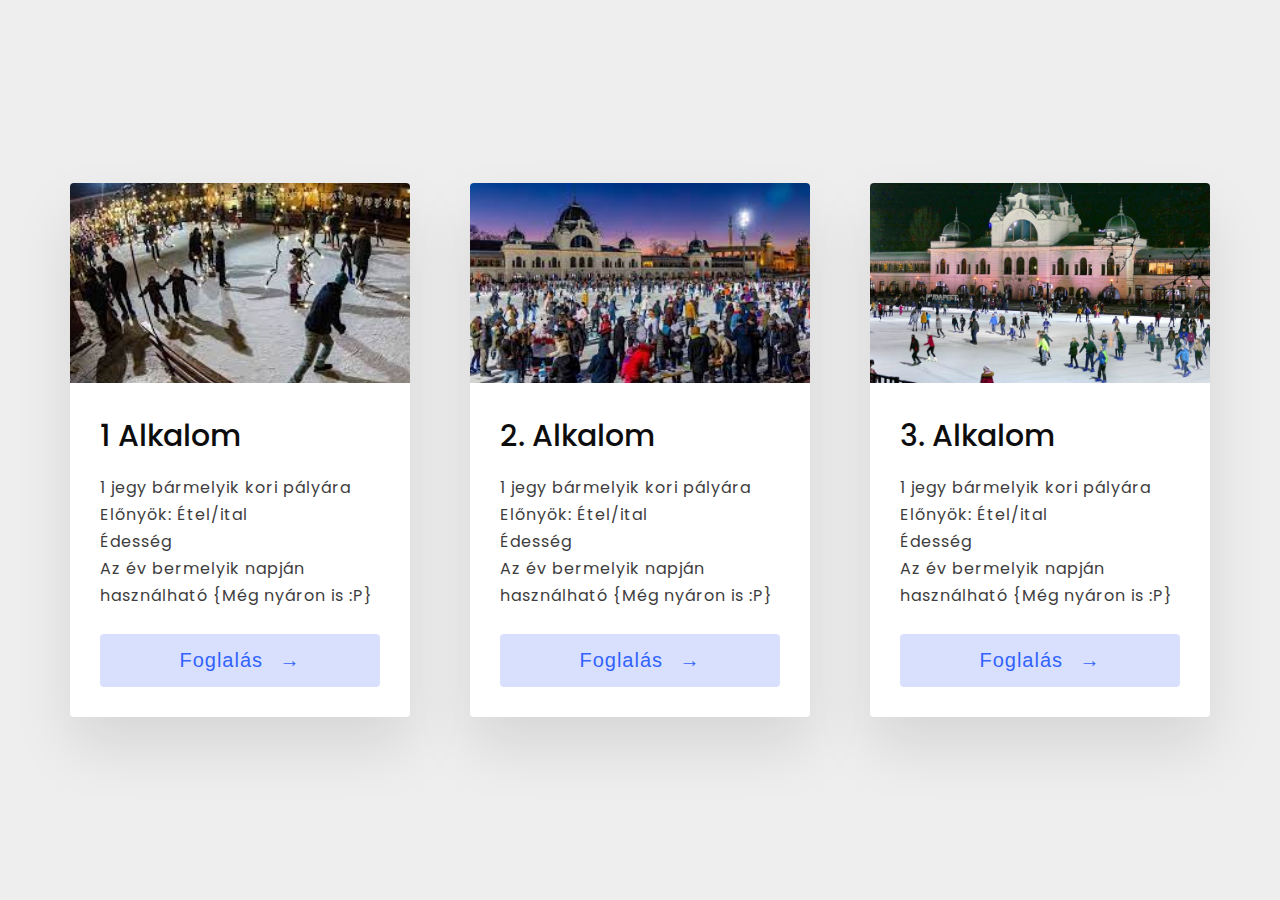
<file: pages/anya/index.html>
<!DOCTYPE html>
<html lang="en">
  <head>
    <meta charset="UTF-8" />
    <meta name="viewport" content="width=device-width, initial-scale=1.0" />
    <title>Anya És Feri</title>

    <link rel="stylesheet" href="style.css" />
  </head>

  <body>
    <div class="grid" id="1kartya">
      <div class="grid-item">
        <div class="card">
          <img class="card-img" src="./img/kor1.png" alt="Rome" />
          <div class="card-content">
            <h1 class="card-header">1 Alkalom</h1>
            <p class="card-text">
              1 jegy bármelyik kori pályára
              Előnyök:
              Étel/ital</br>
              Édesség</br>
              Az év bermelyik napján használható
              {Még nyáron is :P}
            </p>
            <button class="card-btn" id="elso" onclick="teszt()">Foglalás <span>&rarr;</span></button>
          </div>
        </div>
      </div>
      <div class="grid-item">
        <div class="card">
          <img
            class="card-img"
            src="./img/kor2.png"
            alt="Grand Canyon"
          />
          <div class="card-content">
            <h1 class="card-header">2. Alkalom</h1>
            <p class="card-text">
              1 jegy bármelyik kori pályára
              Előnyök:
              Étel/ital</br>
              Édesség</br>
              Az év bermelyik napján használható
              {Még nyáron is :P}
            </p>
            <button class="card-btn" id="2.">Foglalás <span>&rarr;</span></button>
          </div>
        </div>
      </div>
      <div class="grid-item">
        <div class="card">
          <img class="card-img" src="./img/kor3.png" alt="Maldives" />
          <div class="card-content">
            <h1 class="card-header">3. Alkalom</h1>
            <p class="card-text">
              1 jegy bármelyik kori pályára
              Előnyök:
              Étel/ital</br>
              Édesség</br>
              Az év bermelyik napján használható
              {Még nyáron is :P}
            </p>
            <button class="card-btn" id="3.">Foglalás <span>&rarr;</span></button>
          </div>
        </div>
      </div>
    </div>
    <script src="foglalás.js"></script>
  </body>
</html>
</file>
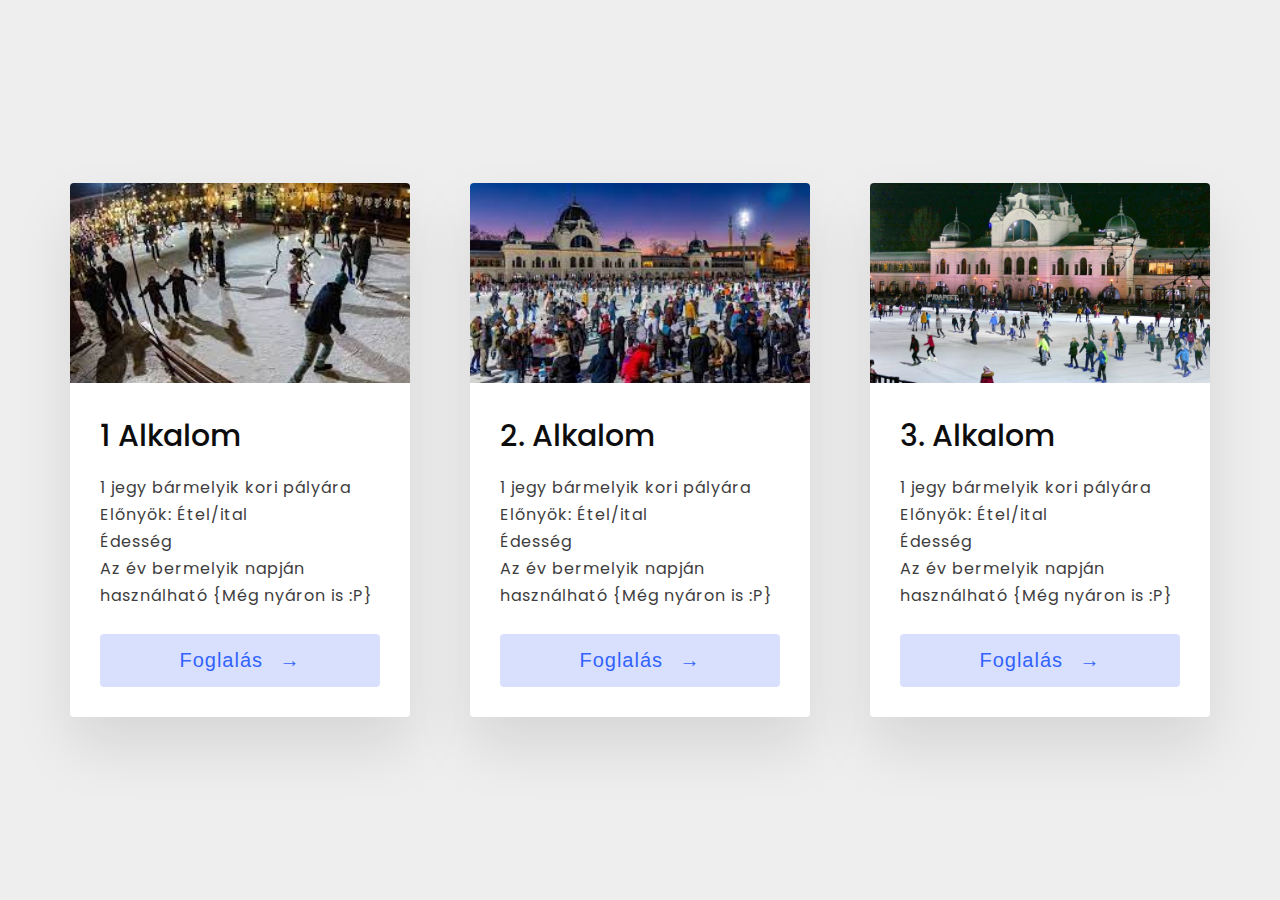
<file: pages/doji/index.html>
<!DOCTYPE html>
<html lang="en">
  <head>
    <meta charset="UTF-8" />
    <meta name="viewport" content="width=device-width, initial-scale=1.0" />
    <title>Dójidoji</title>

    <link rel="stylesheet" href="style.css" />
  </head>

  <body>
    <div class="grid" id="1kartya">
      <div class="grid-item">
        <div class="card">
          <img class="card-img" src="./img/kor1.png" alt="Rome" />
          <div class="card-content">
            <h1 class="card-header">1 Alkalom</h1>
            <p class="card-text">
              1 jegy bármelyik kori pályára
              Előnyök:
              Étel/ital</br>
              Édesség</br>
              Az év bermelyik napján használható
              {Még nyáron is :P}
            </p>
            <button class="card-btn" id="elso" onclick="teszt()">Foglalás <span>&rarr;</span></button>
          </div>
        </div>
      </div>
      <div class="grid-item">
        <div class="card">
          <img
            class="card-img"
            src="./img/kor2.png"
            alt="Grand Canyon"
          />
          <div class="card-content">
            <h1 class="card-header">2. Alkalom</h1>
            <p class="card-text">
              1 jegy bármelyik kori pályára
              Előnyök:
              Étel/ital</br>
              Édesség</br>
              Az év bermelyik napján használható
              {Még nyáron is :P}
            </p>
            <button class="card-btn" id="2.">Foglalás <span>&rarr;</span></button>
          </div>
        </div>
      </div>
      <div class="grid-item">
        <div class="card">
          <img class="card-img" src="./img/kor3.png" alt="Maldives" />
          <div class="card-content">
            <h1 class="card-header">3. Alkalom</h1>
            <p class="card-text">
              1 jegy bármelyik kori pályára
              Előnyök:
              Étel/ital</br>
              Édesség</br>
              Az év bermelyik napján használható
              {Még nyáron is :P}
            </p>
            <button class="card-btn" id="3.">Foglalás <span>&rarr;</span></button>
          </div>
        </div>
      </div>
    </div>
    <script src="foglalás.js"></script>
  </body>
</html>
</file>
<file: pages/anya/style.css>
@import url("https://fonts.googleapis.com/css?family=Poppins&display=swap");

* {
  margin: 0;
  padding: 0;
}

html {
  box-sizing: border-box;
  font-size: 62.5%;
}

body {
  background-color: #eee;
  font-family: "Poppins", sans-serif;
  display: flex;
  justify-content: center;
  align-items: center;
  min-height: 100vh;
}

.grid {
  display: grid;
  width: 114em;
  grid-gap: 6rem;
  grid-template-columns: repeat(auto-fit, minmax(30rem, 1fr));
  align-items: start;
}

.grid-item {
  background-color: #fff;
  border-radius: 0.4rem;
  overflow: hidden;
  box-shadow: 0 3rem 6rem rgba(0, 0, 0, 0.1);
  cursor: pointer;
  transition: 0.2s;
}

.grid-item:hover {
  transform: translateY(-0.5%);
  box-shadow: 0 4rem 8rem rgba(0, 0, 0, 0.5);
}

.card-img {
  display: block;
  width: 100%;
  height: 20rem;
  object-fit: cover;
}

.card-content {
  padding: 3rem;
}

.card-header {
  font-size: 3rem;
  font-weight: 500;
  color: #0d0d0d;
  margin-bottom: 1.5rem;
}

.card-text {
  font-size: 1.6rem;
  letter-spacing: 0.1rem;
  line-height: 1.7;
  color: #3d3d3d;
  margin-bottom: 2.5rem;
}

.card-btn {
  display: block;
  width: 100%;
  padding: 1.5rem;
  font-size: 2rem;
  text-align: center;
  color: #3363ff;
  background-color: #d8e0fd;
  border: none;
  border-radius: 0.4rem;
  transition: 0.2s;
  cursor: pointer;
  letter-spacing: 0.1rem;
}

.card-btn span {
  margin-left: 1rem;
  transition: 0.2s;
}

.card-btn:hover,
.card-btn:active {
  background-color: #c2cffc;
}

.card-btn:hover span,
.card-btn:active span {
  margin-left: 1.5rem;
}

@media only screen and (max-width: 60em) {
  body {
    padding: 3rem;
  }

  .grid {
    grid-gap: 3rem;
  }
}
</file>
<file: pages/doji/style.css>
@import url("https://fonts.googleapis.com/css?family=Poppins&display=swap");

* {
  margin: 0;
  padding: 0;
}

html {
  box-sizing: border-box;
  font-size: 62.5%;
}

body {
  background-color: #eee;
  font-family: "Poppins", sans-serif;
  display: flex;
  justify-content: center;
  align-items: center;
  min-height: 100vh;
}

.grid {
  display: grid;
  width: 114em;
  grid-gap: 6rem;
  grid-template-columns: repeat(auto-fit, minmax(30rem, 1fr));
  align-items: start;
}

.grid-item {
  background-color: #fff;
  border-radius: 0.4rem;
  overflow: hidden;
  box-shadow: 0 3rem 6rem rgba(0, 0, 0, 0.1);
  cursor: pointer;
  transition: 0.2s;
}

.grid-item:hover {
  transform: translateY(-0.5%);
  box-shadow: 0 4rem 8rem rgba(0, 0, 0, 0.5);
}

.card-img {
  display: block;
  width: 100%;
  height: 20rem;
  object-fit: cover;
}

.card-content {
  padding: 3rem;
}

.card-header {
  font-size: 3rem;
  font-weight: 500;
  color: #0d0d0d;
  margin-bottom: 1.5rem;
}

.card-text {
  font-size: 1.6rem;
  letter-spacing: 0.1rem;
  line-height: 1.7;
  color: #3d3d3d;
  margin-bottom: 2.5rem;
}

.card-btn {
  display: block;
  width: 100%;
  padding: 1.5rem;
  font-size: 2rem;
  text-align: center;
  color: #3363ff;
  background-color: #d8e0fd;
  border: none;
  border-radius: 0.4rem;
  transition: 0.2s;
  cursor: pointer;
  letter-spacing: 0.1rem;
}

.card-btn span {
  margin-left: 1rem;
  transition: 0.2s;
}

.card-btn:hover,
.card-btn:active {
  background-color: #c2cffc;
}

.card-btn:hover span,
.card-btn:active span {
  margin-left: 1.5rem;
}

@media only screen and (max-width: 60em) {
  body {
    padding: 3rem;
  }

  .grid {
    grid-gap: 3rem;
  }
}
.grid.item.hid{
  opacity: 0;
}
</file>
